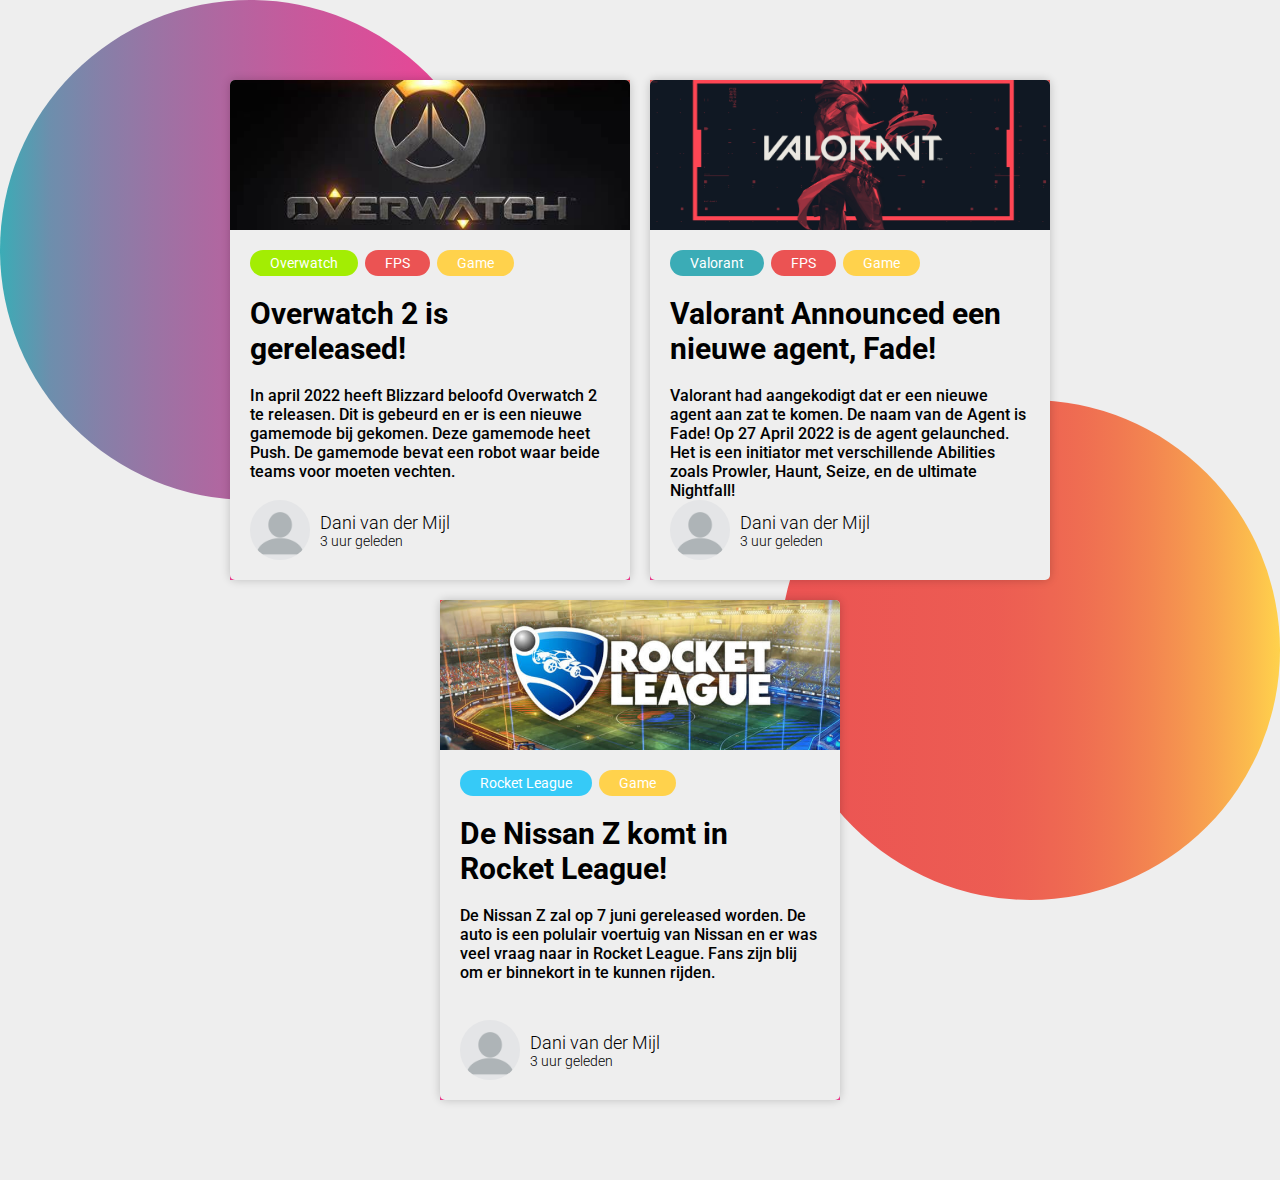
<file: facyding/index.html>
<!DOCTYPE html>
<html lang="nl">

<head>
    <meta charset="UTF-8">
    <meta http-equiv="X-UA-Compatible" content="IE=edge">
    <meta name="viewport" content="width=device-width, initial-scale=1.0">
    <title>Fancy Ding</title>
    <link rel="preconnect" href="https://fonts.googleapis.com">
    <link rel="preconnect" href="https://fonts.gstatic.com" crossorigin>
    <link href="https://fonts.googleapis.com/css2?family=Roboto:wght@300;400;500&display=swap" rel="stylesheet">
    <link rel="stylesheet" href="style.css">
</head>

<body>
    <figure class="circle circle--first"></figure>
    <figure class="circle circle--second"></figure>
    <article class="card">
        <figure class="card__figure">
            <img src="img/overwatch.webp" alt="De banner van de FPS game Overwatch">
        </figure>
        <section class="card__body">
            <ul class="card__categories">
                <li class="card__category card__category--ow">Overwatch</li>
                <li class="card__category card__category--fps">FPS</li>
                <li class="card__category card__category--game">Game</li>
            </ul>
            <header>
                <h2 class="card__heading">Overwatch 2 is gereleased!</h2>
            </header>
            <p class="card__p">In april 2022 heeft Blizzard beloofd Overwatch 2 te releasen. Dit is gebeurd en er is een
                nieuwe gamemode bij gekomen. Deze gamemode heet Push. De gamemode bevat een robot waar beide teams voor
                moeten vechten.</p>
        </section>
        <footer class="card__footer">
            <img class="card__pf" src="img/pfp.webp" alt="Profiel Foto schrijver">
            <div>
                <h3>Dani van der Mijl</h3>
                <p>3 uur geleden</p>
            </div>
        </footer>
    </article>
    <article class="card">
        <figure class="card__figure">
            <img src="img/valorant.webp" alt="De banner van de FPS game Valorant">
        </figure>
        <section class="card__body">
            <ul class="card__categories">
                <li class="card__category card__category--valorant">Valorant</li>
                <li class="card__category card__category--fps">FPS</li>
                <li class="card__category card__category--game">Game</li>
            </ul>
            <header>
                <h2 class="card__heading">Valorant Announced een nieuwe agent, Fade!</h2>
            </header>
            <p class="card__p">Valorant had aangekodigt dat er een nieuwe agent aan zat te komen. De naam van de Agent
                is Fade! Op 27
                April 2022 is de agent gelaunched. Het is een initiator met verschillende Abilities zoals Prowler,
                Haunt,
                Seize, en de ultimate Nightfall! </p>
        </section>
        <footer class="card__footer">
            <img class="card__pf" src="img/pfp.webp" alt="Profiel Foto schrijver">
            <div>
                <h3>Dani van der Mijl</h3>
                <p>3 uur geleden</p>
            </div>
        </footer>
    </article>
    <article class="card">
        <figure class="card__figure">
            <img src="img/rocket.webp" alt="De banner van de FPS game Valorant">
        </figure>
        <section class="card__body">
            <ul class="card__categories">
                <li class="card__category card__category--rl">Rocket League</li>
                <li class="card__category card__category--game">Game</li>
            </ul>
            <header>
                <h2 class="card__heading">De Nissan Z komt in Rocket League!</h2>
            </header>
            <p class="card__p">De Nissan Z zal op 7 juni gereleased worden. De auto is een polulair voertuig van Nissan en er was veel vraag naar in Rocket League. Fans zijn blij om er binnekort in te kunnen rijden.</p>
        </section>
        <footer class="card__footer">
            <img class="card__pf" src="img/pfp.webp" alt="Profiel Foto schrijver">
            <div>
                <h3>Dani van der Mijl</h3>
                <p>3 uur geleden</p>
            </div>
        </footer>
    </article>
</body>

</html>
</file>
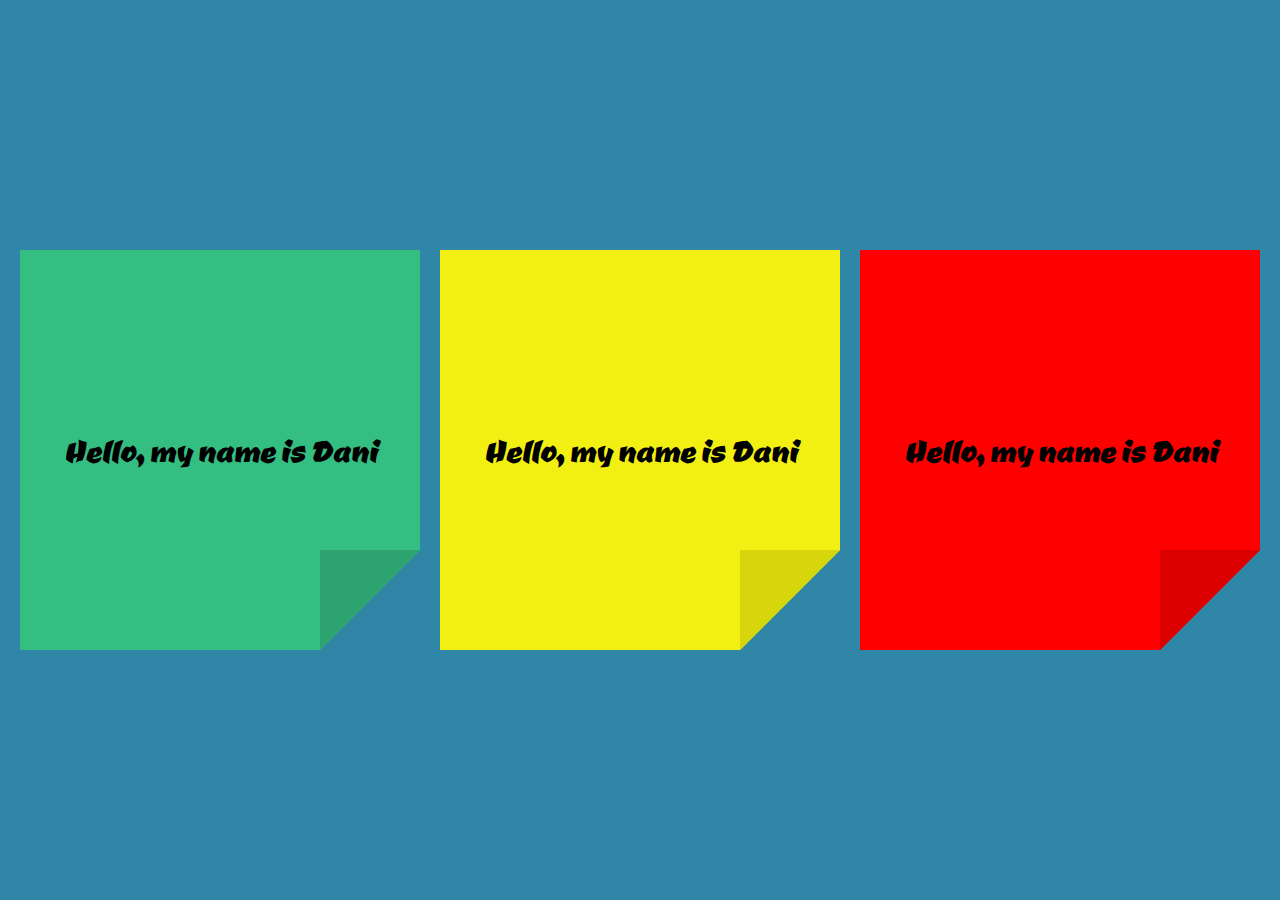
<file: Post its/index.html>
<!DOCTYPE html>
<html lang="en">
<head>
    <meta charset="UTF-8">
    <meta http-equiv="X-UA-Compatible" content="IE=edge">
    <meta name="viewport" content="width=device-width, initial-scale=1.0">
    <link rel="preconnect" href="https://fonts.googleapis.com">
    <link rel="preconnect" href="https://fonts.gstatic.com" crossorigin>
    <link href="https://fonts.googleapis.com/css2?family=Ceviche+One&display=swap" rel="stylesheet">
    <link rel="stylesheet" href="css/style.css">
    <title>Post-its</title>
</head>
<body>
    <figure class="post-it green">
        <h2 class="text">Hello, my name is Dani</h2>
        <div></div>
    </figure>
    <figure class="post-it yellow">
        <h2 class="text">Hello, my name is Dani</h2>
        <div></div>
    </figure>
    <figure class="post-it red">
        <h2 class="text">Hello, my name is Dani</h2>
        <div></div>
    </figure>
</body>
</html>
</file>
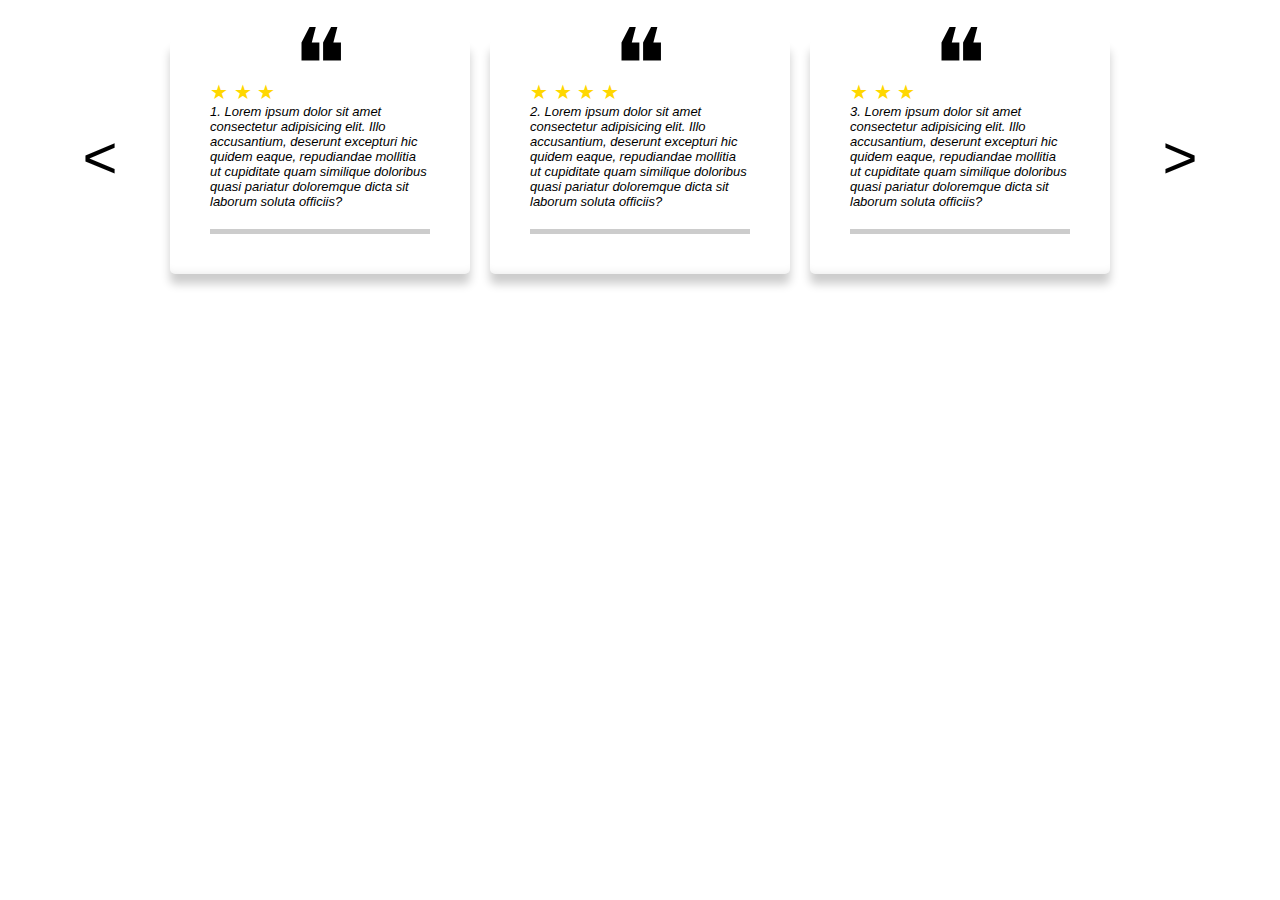
<file: Review/index.html>
<!DOCTYPE html>
<html lang="en">
<head>
    <meta charset="UTF-8">
    <meta http-equiv="X-UA-Compatible" content="IE=edge">
    <meta name="viewport" content="width=device-width, initial-scale=1.0">
    <link rel="stylesheet" href="style.css">
    <script src="main.js" defer></script>
    <title>BO-FE</title>
</head>
<body>
    <section class="section section--first"></section>
    <section class="section section--second"></section>
    <section class="section section--third">
        <button class="arrow"><</button>
        <ul class="reviews">
            <li class="review">
                <figure class="quote">
                    &#10077;
                </figure>
                <section class="stars">
                    &#9733;
                    &#9733;
                    &#9733;
                </section>
                <p>1. Lorem ipsum dolor sit amet consectetur adipisicing elit. Illo accusantium, deserunt excepturi hic quidem eaque, repudiandae mollitia ut cupiditate quam similique doloribus quasi pariatur doloremque dicta sit laborum soluta officiis?</p>
            </li>
            <li class="review">
                <figure class="quote">
                    &#10077;
                </figure>
                <section class="stars">
                    &#9733;
                    &#9733;
                    &#9733;
                    &#9733;
                </section>
                <p>2. Lorem ipsum dolor sit amet consectetur adipisicing elit. Illo accusantium, deserunt excepturi hic quidem eaque, repudiandae mollitia ut cupiditate quam similique doloribus quasi pariatur doloremque dicta sit laborum soluta officiis?</p>
            </li>
            <li class="review">
                <figure class="quote">
                    &#10077;
                </figure>
                <section class="stars">
                    &#9733;
                    &#9733;
                    &#9733;
                </section>
                <p>3. Lorem ipsum dolor sit amet consectetur adipisicing elit. Illo accusantium, deserunt excepturi hic quidem eaque, repudiandae mollitia ut cupiditate quam similique doloribus quasi pariatur doloremque dicta sit laborum soluta officiis?</p>
            </li>
            <li class="review">
                <figure class="quote">
                    &#10077;
                </figure>
                <section class="stars">
                    &#9733;
                    &#9733;
                    &#9733;
                    &#9733;
                </section>
                <p>4. Lorem ipsum dolor sit amet consectetur adipisicing elit. Illo accusantium, deserunt excepturi hic quidem eaque, repudiandae mollitia ut cupiditate quam similique doloribus quasi pariatur doloremque dicta sit laborum soluta officiis?</p>
            </li>
            <li class="review">
                <figure class="quote">
                    &#10077;
                </figure>
                <section class="stars">
                    &#9733;
                    &#9733;
                </section>
                <p>5. Lorem ipsum dolor sit amet consectetur adipisicing elit. Illo accusantium, deserunt excepturi hic quidem eaque, repudiandae mollitia ut cupiditate quam similique doloribus quasi pariatur doloremque dicta sit laborum soluta officiis?</p>
            </li>
            <li class="review">
                <figure class="quote">
                    &#10077;
                </figure>
                <section class="stars">
                    &#9733;
                    &#9733;
                    &#9733;
                    &#9733;
                    &#9733;
                </section>
                <p>6. Lorem ipsum dolor sit amet consectetur adipisicing elit. Illo accusantium, deserunt excepturi hic quidem eaque, repudiandae mollitia ut cupiditate quam similique doloribus quasi pariatur doloremque dicta sit laborum soluta officiis?</p>
            </li>
        </ul>
        <button class="arrow">></button>
    </section>
</body>
</html>
</file>
<file: facyding/style.css>
*, *::before, *::after{
    margin: 0;
    padding: 0;
    box-sizing: border-box;
}

html{
    font-size: 62.5%;
}

body{
    font-size: 2rem;
    display: flex;
    justify-content: center;
    align-items: center;
    min-height: 100vh;
    font-family: 'Roboto', sans-serif;
    background: #eee;
    gap: 2rem;
    flex-wrap: wrap;
    padding: 8rem;
}

.circle{
    width: 50rem;
    height: 50rem;
    position: absolute;
    border-radius: 50%;
}

.circle--first{
    top: 0;
    left: 0;
    background: linear-gradient(to right,#3bacb6, 30%, #F73D93);
}

.circle--second{
    right:0;
    bottom:0;
    background: linear-gradient(to right, #EB5353,80%, #FFD24C);
}

.card{
    height: 50rem;
    width: 40rem;
    box-shadow: 0 0 1rem 0 rgba(0,0,0,0.2);
    border-radius: 0.5rem;
    position: relative;
    background: #eee;
}

.card::before{
    content: "";
    width: 100%;
    height: 100%;
    background: red ;
    position: absolute;
    top: 0;
    left: 0;
    background: linear-gradient(#EB5353, #FFd24C, #3BACB6, #F73D93);
    z-index: -1;
    animation-name: rainbow;
    animation-duration: 5s;
    animation-fill-mode: forwards;
}

.card__figure{
    width: 100%;
    height: 30%;
}

.card__figure img{
    width: 100%;
    height: 100%;
    object-fit: cover;
    border-top-left-radius: 0.5rem;
    border-top-right-radius: 0.5rem;
}

.card__body{
    height: 50%;
    width: 100%;
    display: flex;
    flex-direction: column;
    gap: 2rem;
    padding: 2rem;
}

.card__categories{
    display: flex;
    gap:0.7rem;
}

.card__category{
    list-style: none;
    color: white;
    font-size: 70%;
    padding: 0.5rem 2rem;
    border-radius: 5rem;
}

.card__p{
    font-size: 80%;
    font-weight: 500;
}

.card__category--valorant{
    background: #3bacb6;
}

.card__category--fps{
    background: #EB5353
}

.card__category--game{
    background: #FFD24C;
}

.card__category--ow{
    background: #a3ed03;
}

.card__category--rl{
    background: #36caf7;
}

.card__footer{
    height: 20%;
    width: 100%;
    display: flex;
    padding: 2rem;
    gap: 1rem;
    align-items: center;
}

.card__pf{
    width: 6rem;
    height: 6rem;
    border-radius: 50%;
}

.card__footer h3{
    font-size:90%;
    font-weight: 300;
}

.card__footer p{
    font-size: 70%;
    font-weight: 300;
}

@media screen and (max-width: 75rem){
    .card{
        height: auto;
    }
    .circle{
        display: none;
    }
    body{
        padding: 2rem;
    }
}

@keyframes rainbow {
    from{
        filter: blur(10rem);
    }
    to{
        filter: blur(00.5rem);
    }
}
</file>
<file: Post its/css/style.css>
*{
    padding: 0;
    margin: 0;
}

body{
    display: flex;
    justify-content: center;
    align-items: center;
    min-height: 100vh;
    background: #2F86a6;
    font-family: 'Ceviche One', cursive;
    font-size: 16px;
    gap: 20px;
    flex-wrap: wrap;
}

.post-it{
    width: 400px;
    height: 400px;
    background: #F2F013;
    display: flex;
    align-items: center;
    justify-content: center;
    position: relative;
    clip-path: polygon(0% 0%, 100% 0%, 100% 300px, 300px 100%, 0% 100%);
    transition: 2s all;
    transform-origin: top left;
    flex-shrink: 0;
}

.post-it:hover{
    transform: rotate(15deg);
    transition: 0.5s all;
}

.green > div, .yellow > div, .red > div{
    width: 100px;
    height: 100px;
    position: absolute;
    bottom:0;
    right:0;
}


.green{
    background: #34BE82;
}

.yellow{
    background: #F2F013;
}

.red{
    background: #FF0000;
}

.yellow > div{
    background: #d7d50c;
}

.green > div{
    background: #2da370;
}

.red > div{
    background: #d00;
}



.text{
    font-size: 250%;
    font-weight: 400;
}

@media screen and (max-width: 1200px) {
    .post-it:hover{
        transform: none;
    }
}
</file>
<file: Review/style.css>
*{
    padding: 0;
    margin: 0;
    box-sizing: border-box;
}

html{
    font-size: 62.5%;
}

body{
    font-size: 2rem;
    font-family: sans-serif;
    height: 100vh;
}

.section--third{
    background: white;
    height: 100vh;
    display: flex;
    height: auto;
    padding: 4rem;
    align-items: center;
}

.arrow{
    width: 10%;
    background: white;
    font-size: 300%;
    outline: none;
    border: none;
    display: flex;
    justify-content: center;
    align-items: center;
    
}

.arrow:hover{
    cursor: pointer;
}

.reviews{
    display: flex;
    justify-content: center;
    align-items: center;
    height: 100%;
    gap: 2rem;
    width: 80%;
    flex-wrap: wrap;
}

.review{
    width: 30rem;
    min-height: 20rem;
    list-style: none;
    padding: 4rem;
    border-radius: 0.5rem;
    background: white;
    box-shadow: 0 1rem 1rem 0 rgba(0,0,0,0.2),
    inset 0 -1rem 1rem -1rem rgba(0,0,0,0.1);
    position: relative;
    animation-name: fadein;
    animation-duration: 0.8s;
}

.review:nth-of-type(4), .review:nth-of-type(5), .review:nth-of-type(6){
    display: none;
}

.quote{
    font-size: 500%;
    position: absolute;
    top: 0;
    left: 50%;
    transform: translateX(-50%);
    line-height: 0.5;
}


.stars{
    color: gold;
}



.review p{
    font-size: 65%;
    font-style: italic;
    padding-bottom: 2rem;
    border-bottom: 0.5rem solid rgba(0,0,0,0.2);
}

@keyframes fadein{
    from{
        opacity: 0;
        filter:blur(10px);
    }
    to{
        opacity: 1;
        filter: blur(0);
    }
}

@media screen and (max-width: 50rem) {
    .arrow{
        display: none;
    }
    .reviews{
        width: 100%;
    }
}
</file>
